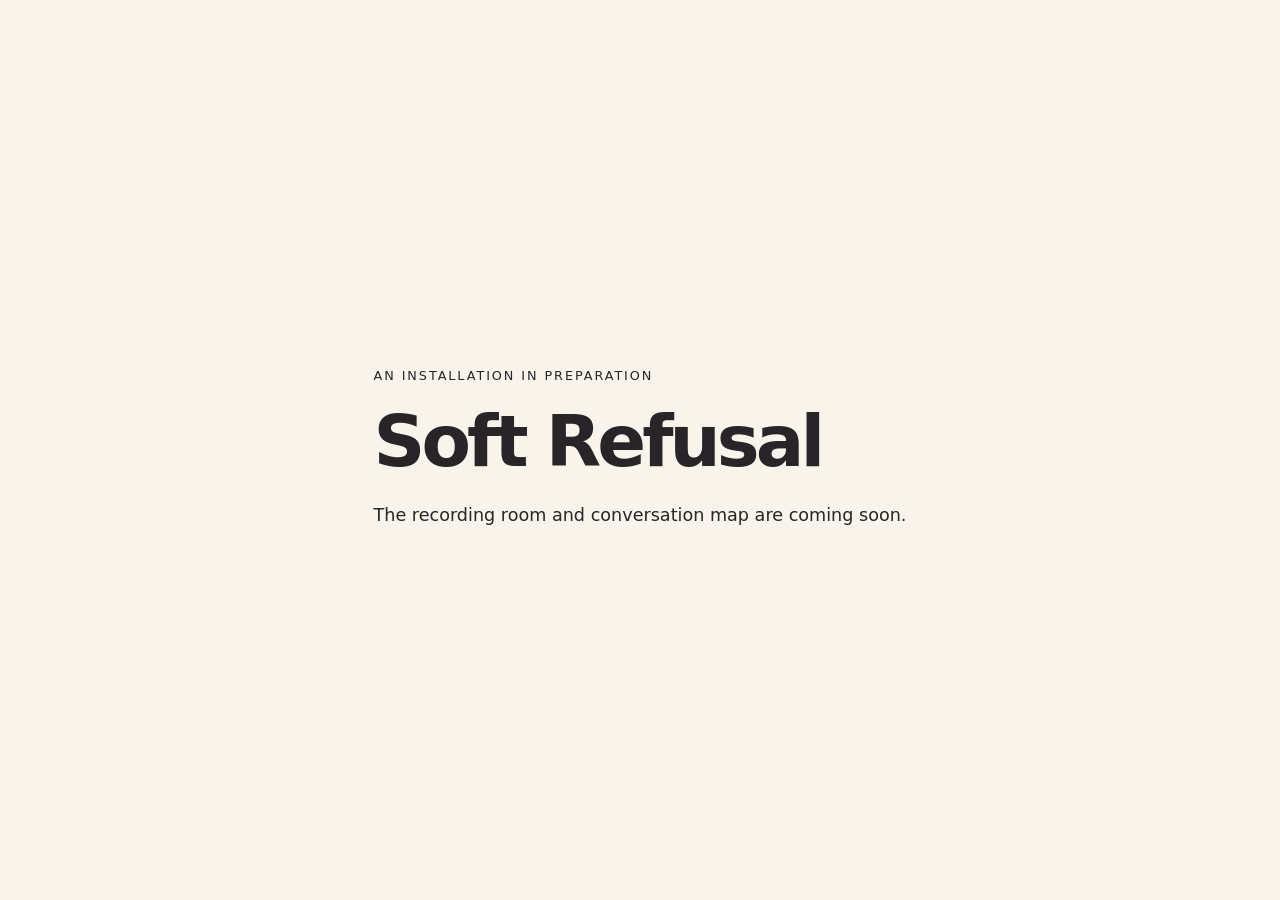
<file: deploy/greenhost/index.html>
<!doctype html>
<html lang="en">
<meta charset="utf-8">
<meta name="viewport" content="width=device-width, initial-scale=1">
<meta name="robots" content="noindex, nofollow">
<title>Soft Refusal</title>
<style>
  :root { color-scheme: light; font-family: system-ui, sans-serif; background: #f8f3eb; color: #292427; }
  body { margin: 0; min-height: 100svh; display: grid; place-items: center; }
  main { max-width: 36rem; padding: 2rem; }
  h1 { font-size: clamp(2.5rem, 10vw, 4.5rem); letter-spacing: -.055em; margin: 0 0 1rem; }
  p { font-size: 1.1rem; line-height: 1.6; }
  .label { font-size: .8rem; letter-spacing: .15em; text-transform: uppercase; }
</style>
<main>
  <p class="label">An installation in preparation</p>
  <h1>Soft Refusal</h1>
  <p>The recording room and conversation map are coming soon.</p>
</main>
</html>
</file>
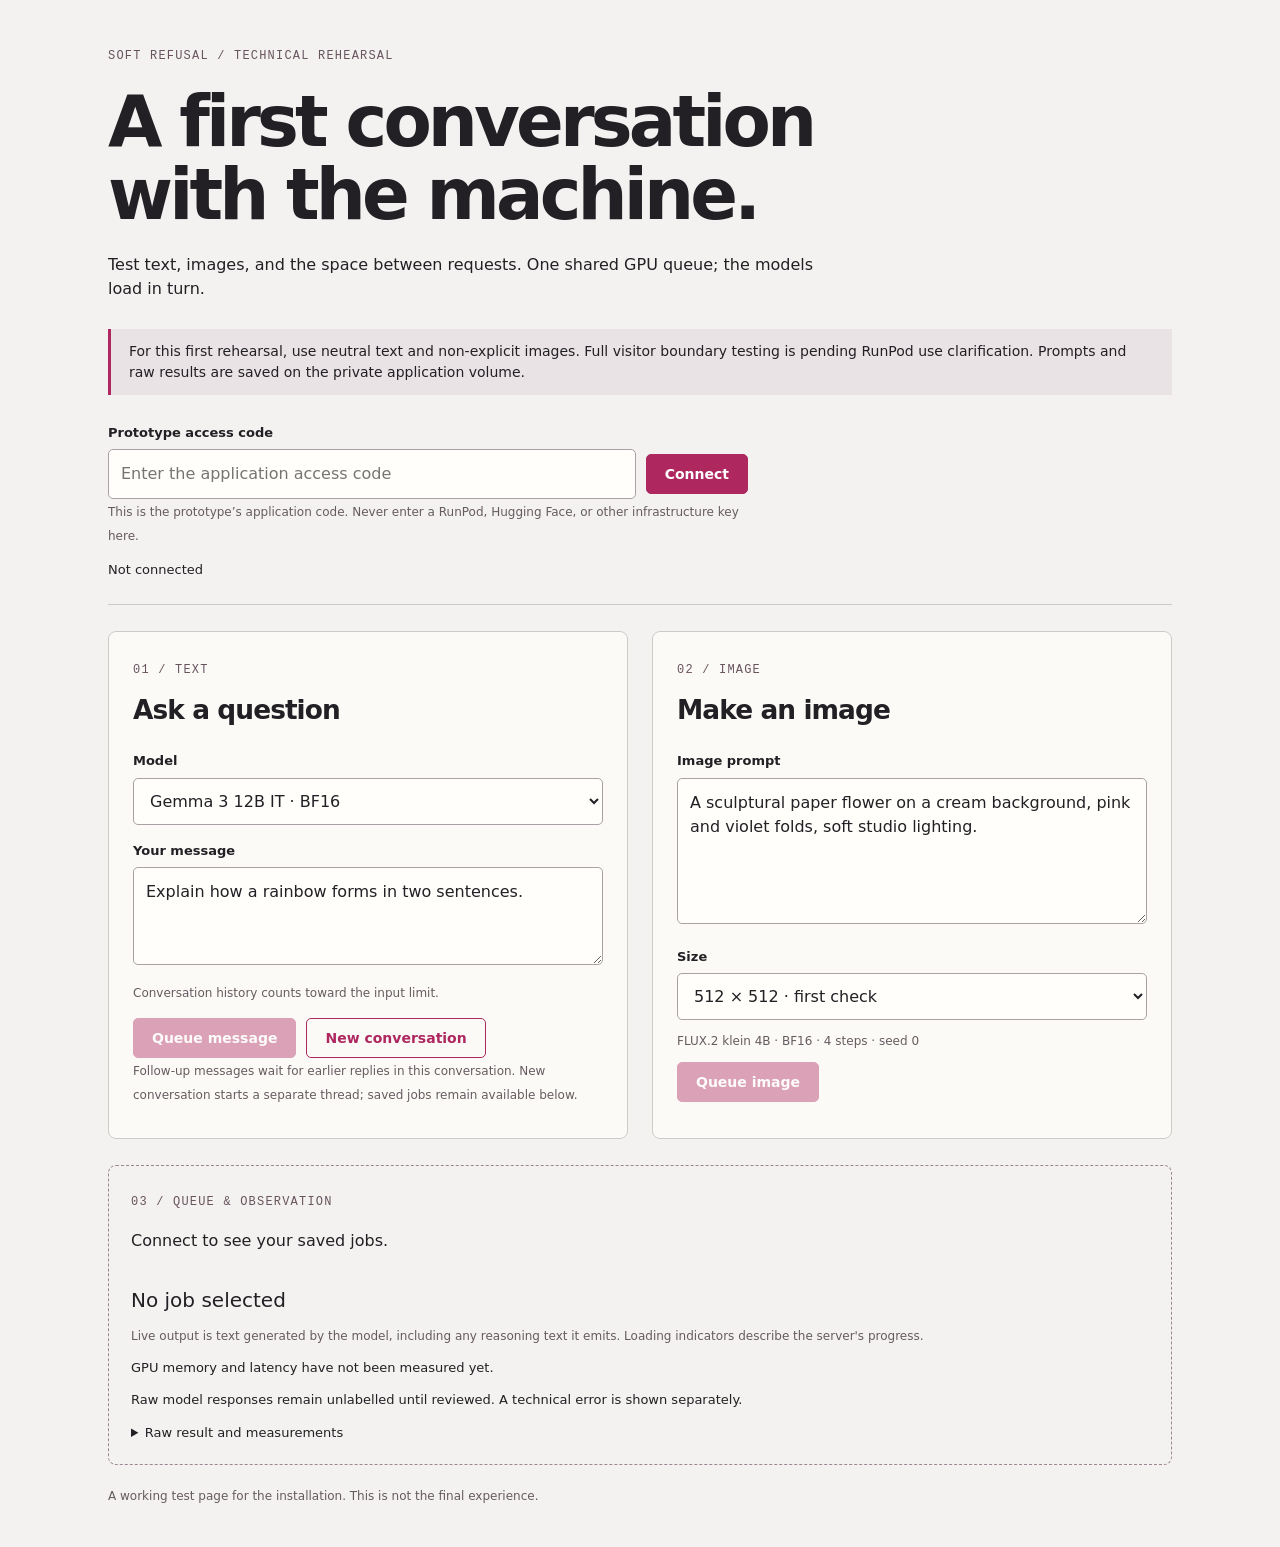
<file: gpu-api/public/index.html>
<!doctype html>
<html lang="en">
<head>
  <meta charset="utf-8">
  <meta name="viewport" content="width=device-width,initial-scale=1">
  <title>Soft Refusal · first rehearsal</title>
  <link rel="stylesheet" href="style.css">
  <script src="app.js" defer></script>
</head>
<body>
  <main>
    <header><span class="eyebrow">SOFT REFUSAL / TECHNICAL REHEARSAL</span><h1>A first conversation<br>with the machine.</h1>
      <p>Test text, images, and the space between requests. One shared GPU queue; the models load in turn.</p></header>
    <aside class="notice">For this first rehearsal, use neutral text and non-explicit images. Full visitor boundary testing is pending RunPod use clarification. Prompts and raw results are saved on the private application volume.</aside>
    <section id="access-section" class="access">
      <form id="access-form"><label for="access">Prototype access code</label><div class="row"><input id="access" type="password" autocomplete="off" required placeholder="Enter the application access code"><button>Connect</button></div>
      <small>This is the prototype’s application code. Never enter a RunPod, Hugging Face, or other infrastructure key here.</small></form>
      <button id="disconnect" hidden>Disconnect</button>
      <p id="connection" role="status">Not connected</p>
    </section>
    <div class="workspace">
      <section class="card"><span class="eyebrow">01 / TEXT</span><h2>Ask a question</h2>
        <form id="chat-form"><label for="model">Model</label><select id="model"><option value="gemma">Gemma 3 12B IT · BF16</option><option value="hermes" disabled>Hermes 4 14B · comparison pending</option></select>
          <div id="conversation" aria-live="polite"></div>
          <label for="chat-prompt">Your message</label><textarea id="chat-prompt" rows="3" maxlength="12000" required>Explain how a rainbow forms in two sentences.</textarea>
          <p id="context-hint" class="hint">Conversation history counts toward the input limit.</p>
          <div class="row"><button class="submit" disabled>Queue message</button><button type="button" id="new-chat">New conversation</button></div>
          <small>Follow-up messages wait for earlier replies in this conversation. New conversation starts a separate thread; saved jobs remain available below.</small>
        </form>
      </section>
      <section class="card"><span class="eyebrow">02 / IMAGE</span><h2>Make an image</h2>
        <form id="image-form"><label for="image-prompt">Image prompt</label><textarea id="image-prompt" rows="5" maxlength="4000" required>A sculptural paper flower on a cream background, pink and violet folds, soft studio lighting.</textarea>
          <label for="size">Size</label><select id="size"><option value="512">512 × 512 · first check</option><option value="1024">1024 × 1024</option></select>
          <p class="hint">FLUX.2 klein 4B · BF16 · 4 steps · seed 0</p><button class="submit" disabled>Queue image</button>
        </form><p id="image-caption" class="hint"></p><img id="image" hidden alt="Generated proof-of-concept image">
      </section>
    </div>
    <section class="status-card"><span class="eyebrow">03 / QUEUE & OBSERVATION</span><p id="queue-summary" role="status">Connect to see your saved jobs.</p><ol id="jobs"></ol><p id="job-status" role="status" aria-live="polite">No job selected</p><pre id="live-output" aria-live="polite" hidden></pre><p class="hint">Live output is text generated by the model, including any reasoning text it emits. Loading indicators describe the server's progress.</p><p id="measurement">GPU memory and latency have not been measured yet.</p><p id="outcome">Raw model responses remain unlabelled until reviewed. A technical error is shown separately.</p>
      <details><summary>Raw result and measurements</summary><pre id="raw">No result yet.</pre></details>
    </section>
    <footer>A working test page for the installation. This is not the final experience.</footer>
  </main>
</body>
</html>
</file>
<file: gpu-api/public/style.css>
:root{color-scheme:light;--paper:#f3f2f0;--ink:#222024;--pink:#ae285f;--border:#d0c9c9}*{box-sizing:border-box}body{margin:0;background:var(--paper);color:var(--ink);font:16px/1.5 system-ui,sans-serif}main{max-width:1120px;margin:auto;padding:42px 28px}header{max-width:740px}h1{font-size:clamp(2.4rem,6vw,4.4rem);line-height:1.04;letter-spacing:-.055em;margin:20px 0}h2{font-size:1.65rem;letter-spacing:-.035em;margin:10px 0 22px}.eyebrow{font:12px/1.6 ui-monospace,monospace;letter-spacing:.1em;color:#68545f}.notice{border-left:3px solid var(--pink);padding:12px 18px;background:#e9e3e5;margin:28px 0;font-size:14px}.access{padding-bottom:24px;border-bottom:1px solid var(--border)}.access form{max-width:640px}.row{display:flex;gap:10px;align-items:center}.row input{flex:1;min-width:0}label{display:block;font-size:13px;font-weight:600;margin:16px 0 7px}input,textarea,select{width:100%;padding:12px;border:1px solid #aaa1a6;border-radius:5px;background:#fffefa;color:var(--ink);font:inherit}textarea{resize:vertical}button{border:1px solid var(--pink);border-radius:5px;background:var(--pink);color:white;padding:11px 18px;font:600 14px system-ui;cursor:pointer}button[type=button],#disconnect{background:transparent;color:var(--pink)}button:disabled{opacity:.42;cursor:default}input:focus-visible,textarea:focus-visible,select:focus-visible,button:focus-visible,summary:focus-visible{outline:3px solid #8a4dff;outline-offset:3px}small,.hint{font-size:12px;color:#665b61}#connection{font-size:13px;margin-bottom:0}.workspace{display:grid;grid-template-columns:1fr 1fr;gap:24px;margin:26px 0}.card{border:1px solid var(--border);border-radius:8px;padding:24px;background:#fcfaf7}.card form>.row{margin-top:16px}#conversation{max-height:260px;overflow:auto}.message{white-space:pre-wrap;overflow-wrap:anywhere;padding:12px;margin-top:12px;border-radius:5px;background:#efe9ec}.message.user{background:#f0ecdf}.message strong{display:block;font-size:11px;color:#68545f;margin-bottom:5px}#image{width:100%;height:auto;border-radius:5px;margin-top:20px}.status-card{border:1px dashed #9b8794;border-radius:8px;padding:22px}#job-status{font-size:20px;margin:12px 0}#measurement,#outcome{font-size:13px}summary{cursor:pointer;font-size:13px}pre{font:12px/1.5 ui-monospace,monospace;white-space:pre-wrap;overflow-wrap:anywhere;max-height:420px;overflow:auto}footer{padding-top:22px;font-size:12px;color:#665b61}[hidden]{display:none!important}@media(max-width:720px){main{padding:28px 18px}.workspace{grid-template-columns:1fr}.card{padding:20px}.row{flex-wrap:wrap}.row input{flex-basis:100%}}
#jobs{list-style:none;padding:0;max-height:240px;overflow:auto}#jobs li{margin:6px 0}#jobs button{display:block;width:100%;text-align:left;background:transparent;color:var(--ink);border-color:var(--border);font-weight:400}#jobs button.selected{border-color:var(--pink);background:#efe9ec}#live-output{background:#fffefa;border-left:3px solid var(--pink);padding:14px;font-size:14px;max-height:260px}
</file>
